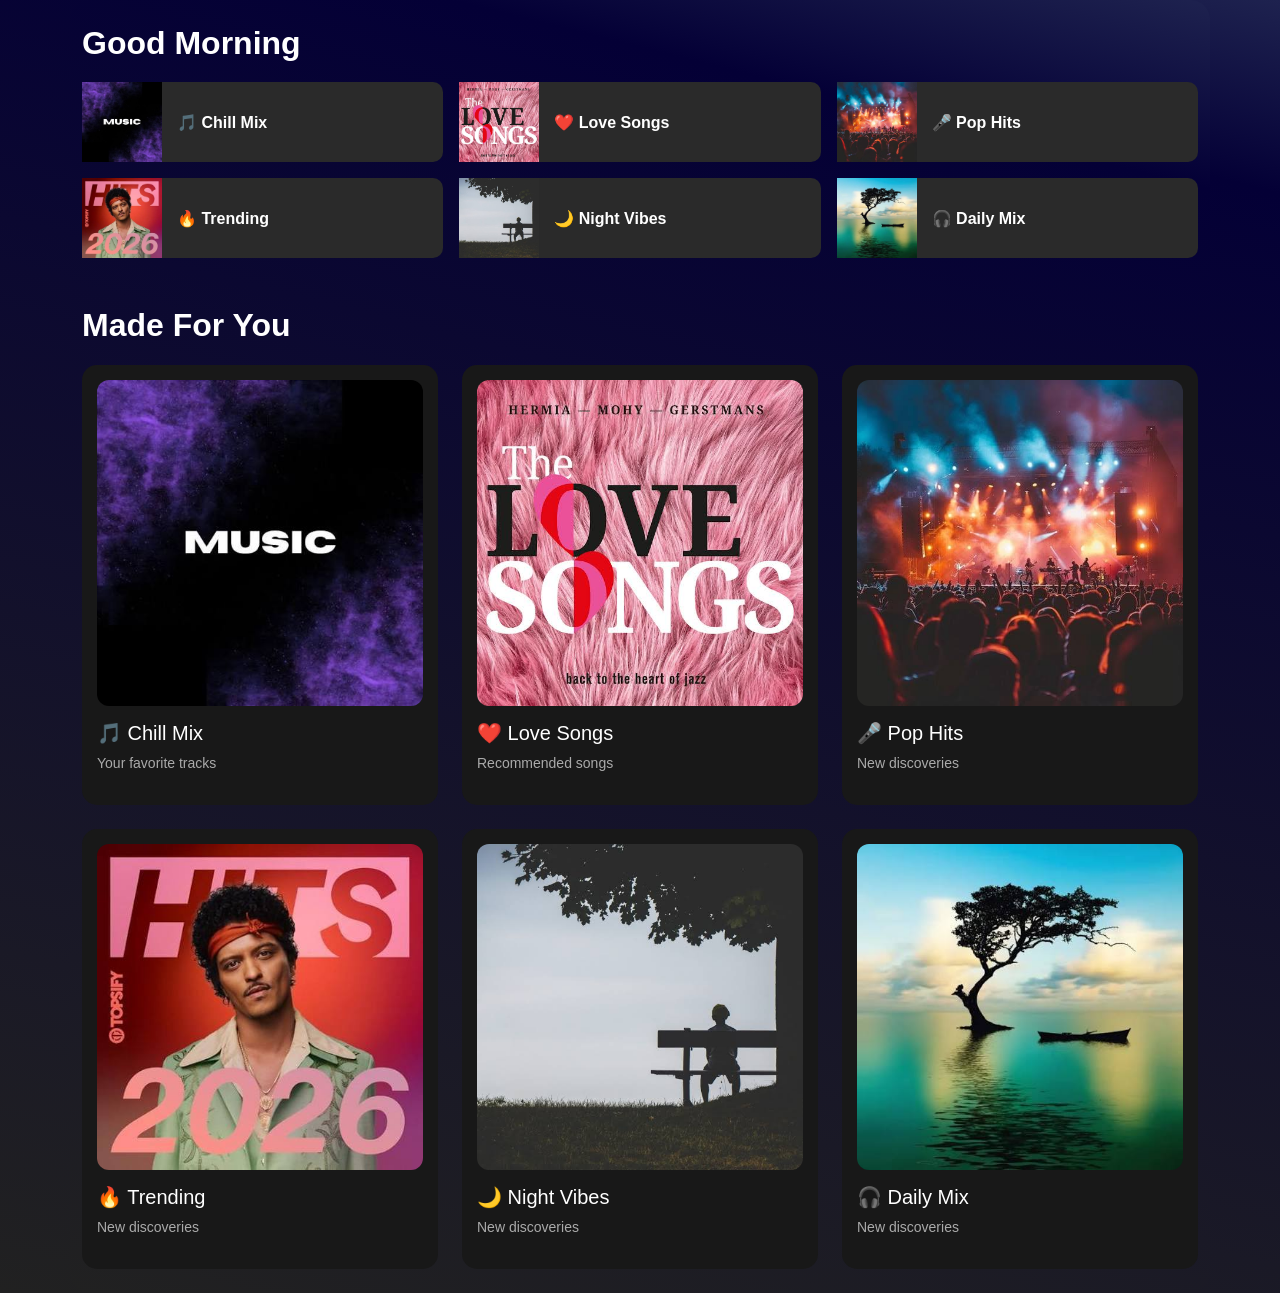
<file: home.html>
<!DOCTYPE html>
<html lang="en">
<head>
    <meta charset="UTF-8">
    <meta name="viewport" content="width=device-width, initial-scale=1.0">
    <title>Good Morning Cards</title>
   <link href="./bootstrap5.3/css/bootstrap.min.css" rel="stylesheet">
    <link rel="stylesheet" href="style.css">
</head>
<body class="homebody">

<div class="container py-4">

    <h2 class="section-title">Good Morning</h2>

    <div class="row g-3">

        <div class="col-md-4">
            <div class="playlist-card">
                <img src="./assets/chill.jpeg">
                <h6>🎵 Chill Mix</h6>
                <button class="play-btn">▶</button>
            </div>
        </div>

        <div class="col-md-4">
            <div class="playlist-card">
                <img src="./assets/love.jpeg">
                <h6>❤️ Love Songs</h6>
                <button class="play-btn">▶</button>
            </div>
        </div>

        <div class="col-md-4">
            <div class="playlist-card">
                <img src="./assets/pop.jpeg">
                <h6>🎤 Pop Hits</h6>
                <button class="play-btn">▶</button>
            </div>
        </div>

        <div class="col-md-4">
            <div class="playlist-card">
                <img src="./assets/trend.jpeg">
                <h6>🔥 Trending</h6>
                <button class="play-btn">▶</button>
            </div>
        </div>

        <div class="col-md-4">
            <div class="playlist-card">
                <img src="./assets/night.jpeg">
                <h6>🌙 Night Vibes</h6>
                <button class="play-btn">▶</button>
            </div>
        </div>

        <div class="col-md-4">
            <div class="playlist-card">
                <img src="./assets/daily.jpeg">
                <h6>🎧 Daily Mix</h6>
                <button class="play-btn">▶</button>
            </div>
        </div>

    </div>

    <h2 class="section-title mt-5">Made For You</h2>

    <div class="row g-4">

        <div class="col-md-4">
            <div class="album-card">
                <img src="./assets/chill.jpeg">
                <h5>🎵 Chill Mix</h5>
                <p>Your favorite tracks</p>
                <button class="play-btn-circle">▶</button>
            </div>
        </div>

        <div class="col-md-4">
            <div class="album-card">
                <img src="./assets/love.jpeg">
                <h5>❤️ Love Songs</h5>
                <p>Recommended songs</p>
                <button class="play-btn-circle">▶</button>
            </div>
        </div>

        <div class="col-md-4">
            <div class="album-card">
                <img src="./assets/pop.jpeg">
                <h5>🎤 Pop Hits</h5>
                <p>New discoveries</p>
                <button class="play-btn-circle">▶</button>
            </div>
        </div>



    <div class="col-md-4">
            <div class="album-card">
                <img src="./assets/trend.jpeg">
                <h5>🔥 Trending</h5>
                <p>New discoveries</p>
                <button class="play-btn-circle">▶</button>
            </div>
        </div>


    <div class="col-md-4">
            <div class="album-card">
                <img src="./assets/night.jpeg">
                <h5>🌙 Night Vibes</h5>
                <p>New discoveries</p>
                <button class="play-btn-circle">▶</button>
            </div>
        </div>


    <div class="col-md-4">
            <div class="album-card">
                <img src="./assets/daily.jpeg">
                <h5>🎧 Daily Mix</h5>
                <p>New discoveries</p>
                <button class="play-btn-circle">▶</button>
            </div>
        </div>

</div>    

</div>
</body>
</html>
</file>
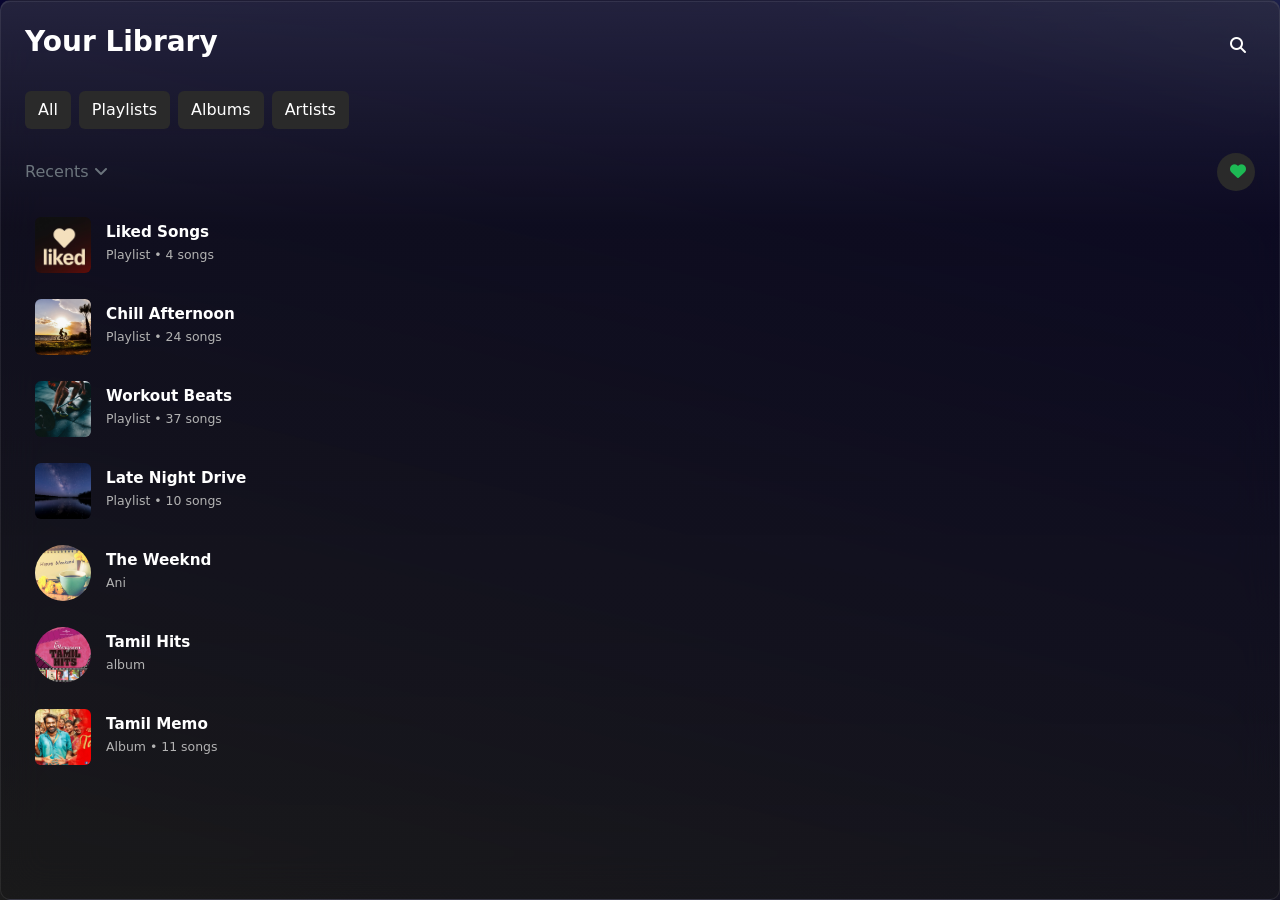
<file: library.html>
<!DOCTYPE html>

<html>
    <head>
        <meta charset="utf-8">
        <meta http-equiv="X-UA-Compatible" content="IE=edge">
        <title></title>
        <meta name="description" content="">
        <meta name="viewport" content="width=device-width, initial-scale=1">
        <link rel="stylesheet" href="./style.css">
        <link rel="stylesheet" href="./bootstrap5.3/css/bootstrap.min.css">
        <link rel="stylesheet" href="https://cdnjs.cloudflare.com/ajax/libs/font-awesome/6.7.2/css/all.min.css">

    </head>
    <body>
      
        <section id="library">
            <div class="container-fluid">
            <div class="row">
                    
                  <main class="col-12 library-page p-4">

                    <!--  your library Heading -->

            <div class="d-flex justify-content-between align-items-center">

                <h3 class="fw-bold text-white">Your Library</h3>
                   <button class="btn search-btn rounded-circle"><i class="fa-solid fa-magnifying-glass"></i></button>
            </div>  

             <!-- Filter Buttons -->

            <div class="mt-4 d-flex gap-2 flex-wrap">

                 <button class="btn filter-btn active-filter">
                    All
                </button>

                <button class="btn filter-btn">
                    Playlists
                </button>

                <button class="btn filter-btn">
                    Albums
                </button>

                <button class="btn filter-btn">
                    Artists
                </button>

            </div>

            <!-- Recents -->

            <div class="d-flex justify-content-between align-items-center mt-4">

                <span class="text-secondary">
                    Recents
                    <i class="fa-solid fa-angle-down"></i>
                </span>

                <!-- Liked Icon -->

                <button class="btn liked-btn rounded-circle">

                    <i class="fa-solid fa-heart"></i>

                </button>

            </div>
         <!-- Playlist List -->

            <div class="playlist-list mt-3">
  <a href="#" class="playlist-item text-decoration-none">

                    <img src="./assets/audio/images/liked.jpg"
                    class="playlist-img">

                    <div>
                          <h6>Liked Songs</h6>
                             <small>Playlist • 4 songs</small>

                    </div>
                     </a>

<!-- artist1 -->
    
<a href="#" class="playlist-item text-decoration-none">
     <img src="./assets/audio/images/afternoon.jpeg" class="playlist-img">
<div>
     <h6>Chill Afternoon</h6>
     <small>Playlist • 24 songs </small>

</div>
</a>

<!-- artist 2 -->
 
   <a href="#" class="playlist-item text-decoration-none">

                    <img src="./assets/audio/images/workout.avif"
                    class="playlist-img">

                    <div>

                        <h6>Workout Beats</h6>

                        <small>
                            Playlist • 37 songs
                        </small>

                    </div>
     </a>

   <!-- artist3   -->
             
           <a href="#" class="playlist-item text-decoration-none">

                    <img src="./assets/audio/images/night.jpg"
                    class="playlist-img">

                    <div>

                        <h6>Late Night Drive</h6>

                        <small>Playlist • 10 songs </small>

                    </div>
            </a>

<!-- artist4 -->
               
              <a href="#" class="playlist-item text-decoration-none">

                    <img src="./assets/audio/images/weekend.jpg"
                    class="playlist-img rounded-circle">

                    <div>

                        <h6>The Weeknd</h6>

                        <small>Ani</small>
                    </div>

                </a>

             <!-- Tamil hits    -->

            <a href="#" class="playlist-item text-decoration-none">

                    <img src="./assets/audio/images/thits.jpeg"
                    class="playlist-img rounded-circle">

                    <div>

                        <h6>Tamil Hits</h6>

                        <small>album</small>

                    </div>

                </a>
                
<!-- tamil memo -->
                <a href="#" class="playlist-item text-decoration-none">

                    <img src="./assets/audio/images/tamil meom.webp"
                    class="playlist-img">

                    <div>

                        <h6>Tamil Memo</h6>

                        <small>
                            Album • 11 songs
                        </small>

                    </div>

                </a>


                  </main>


            </div>
            </div>












        </section>
        
      
     
        <script src="./bootstrap5.3/js/bootstrap.bundle.min.js" async defer></script>
    </body>
</html>
</file>
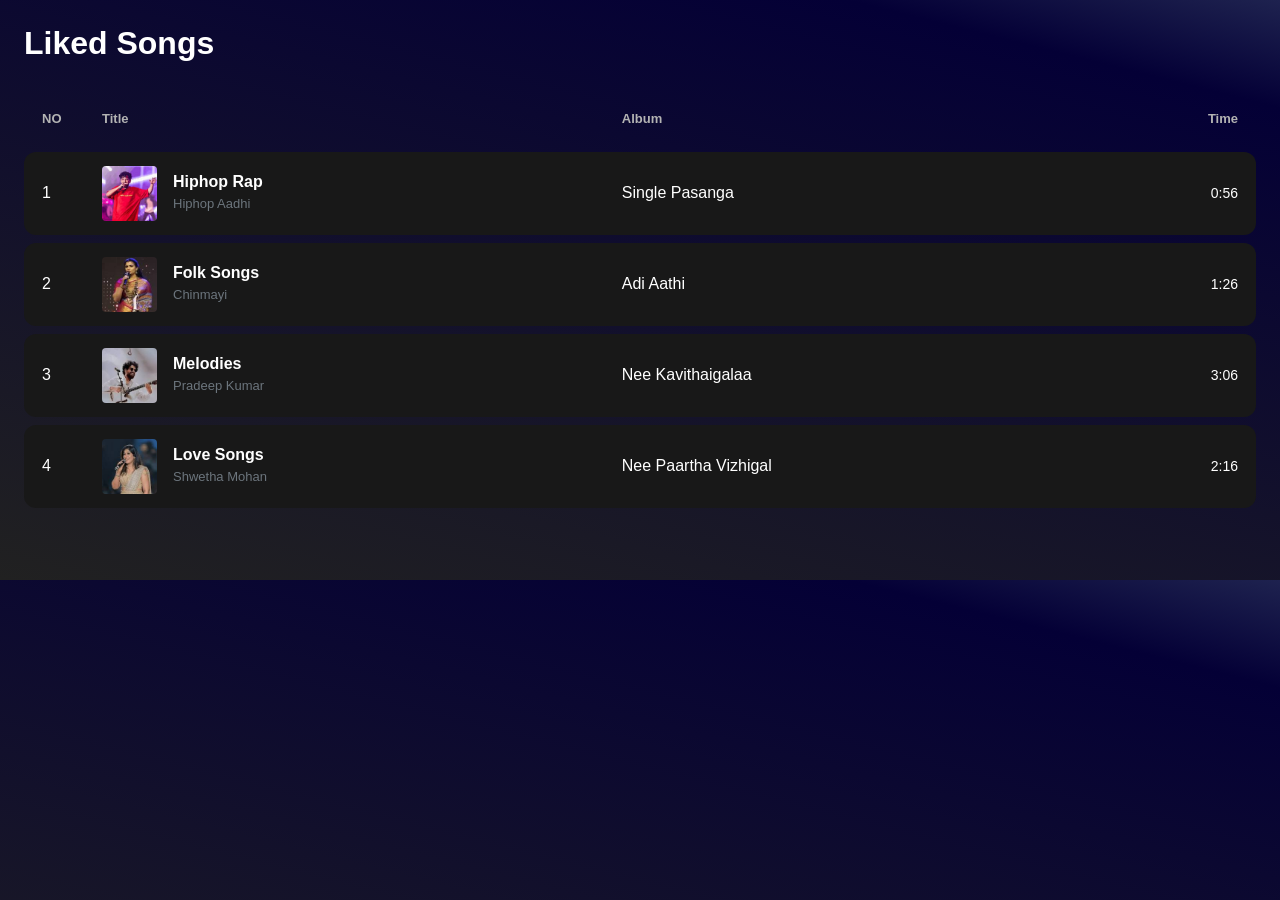
<file: likedsong.html>
<!DOCTYPE html>
<html lang="en">
<head>
    <meta charset="UTF-8">
    <meta name="viewport" content="width=device-width, initial-scale=1.0">
    <title>Liked Song Section</title>
    <link rel="stylesheet" href="./bootstrap5.3/css/bootstrap.min.css">
    <link rel="stylesheet" href="./style.css">
</head>
<body>

<div id="Liked" class="py-4 px-4">

    <h2 class="text-white fw-bold mb-4">Liked Songs</h2>

    <div class="table-responsive">

        <table class="song-table">

            <thead>
                <tr class="text-secondary">
                    <th style="width:60px;">NO</th>
                    <th>Title</th>
                    <th>Album</th> 
                      <th class="text-end">Time
                        <i class="bi bi-clock"></i>
                    </th>
                </tr>
            </thead>

            <tbody>

                <tr>
                    <td>1</td>

                    <td>
                        <div class="d-flex align-items-center">

                            <img src="./assets/likes song1.jpg"
                                class="song-img me-3">

                            <div>
                                <h6 class="mb-0 text-white">
                                    Hiphop Rap
                                </h6>

                                <small class="text-secondary">
                                    Hiphop Aadhi
                                </small>
                            </div>

                        </div>
                    </td>

                    <td>Single Pasanga</td>

                    <td class="text-end">
                        0:56
                    </td>

                </tr>

                <tr>

                    <td>2</td>

                    <td>

                        <div class="d-flex align-items-center">

                            <img src="./assets/likes song2.jpg"
                                class="song-img me-3">

                            <div>

                                <h6 class="mb-0 text-white">
                                    Folk Songs
                                </h6>

                                <small class="text-secondary">
                                    Chinmayi
                                </small>

                            </div>

                        </div>

                    </td>

                    <td>Adi Aathi</td>

                    <td class="text-end">
                        1:26
                    </td>

                </tr>

                <tr>

                    <td>3</td>

                    <td>

                        <div class="d-flex align-items-center">

                            <img src="./assets/download.jpg"
                                class="song-img me-3">

                            <div>

                                <h6 class="mb-0 text-white">
                                    Melodies
                                </h6>

                                <small class="text-secondary">
                                    Pradeep Kumar
                                </small>

                            </div>

                        </div>

                    </td>

                    <td>Nee Kavithaigalaa</td>

                    <td class="text-end">
                        3:06
                    </td>

                </tr>

                <tr>

                    <td>4</td>

                    <td>

                        <div class="d-flex align-items-center">

                            <img src="./assets/likes song 3.jpg"
                                class="song-img me-3">

                            <div>

                                <h6 class="mb-0 text-white">
                                    Love Songs
                                </h6>

                                <small class="text-secondary">
                                    Shwetha Mohan
                                </small>

                            </div>

                        </div>

                    </td>

                    <td>Nee Paartha Vizhigal</td>

                    <td class="text-end">
                        2:16
                    </td>

                </tr>

            </tbody>

        </table>

    </div>

</div>

</body>
</html>
</file>
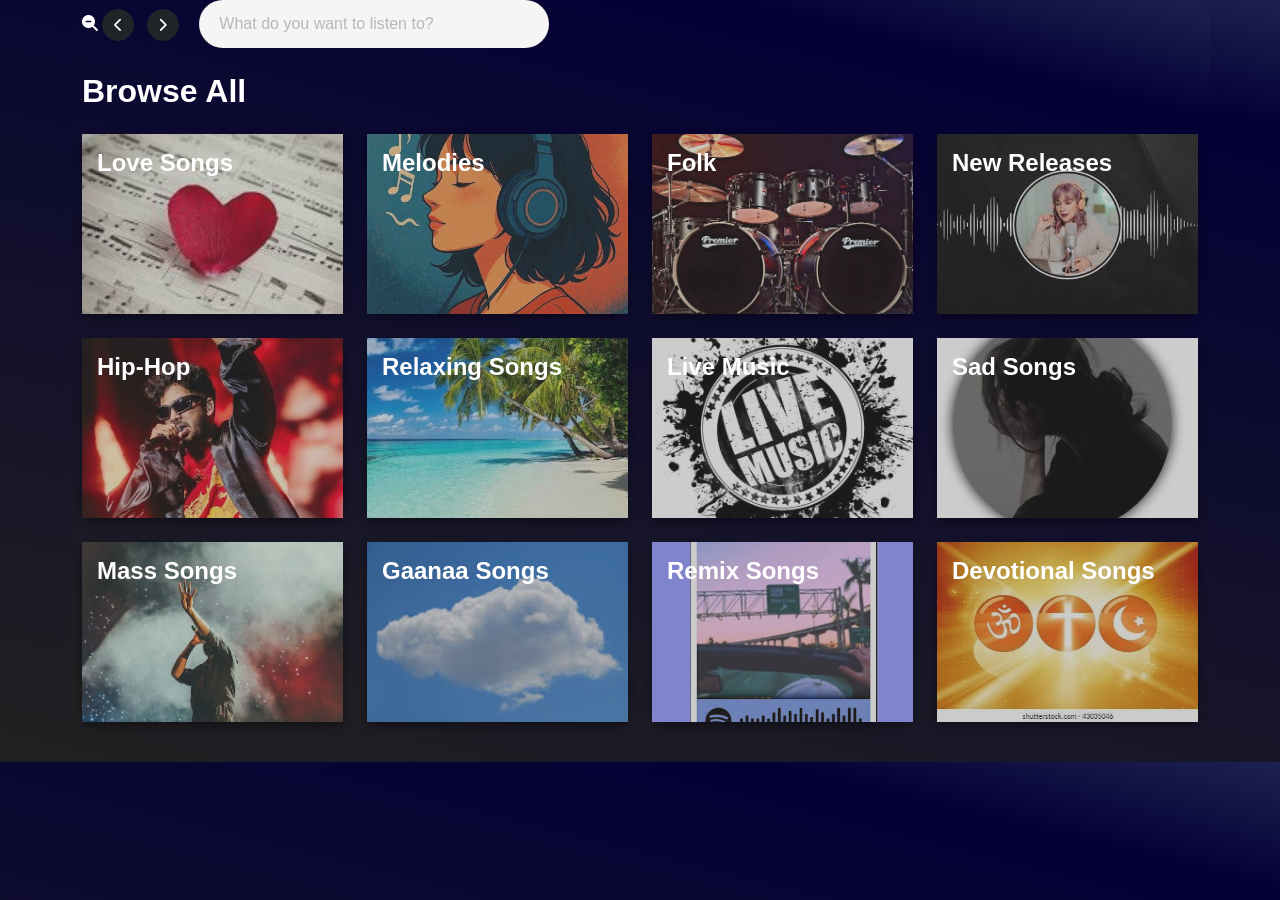
<file: search.html>
<!DOCTYPE html>
<html lang="en">
<head>
    <meta charset="UTF-8">
    <meta name="viewport" content="width=device-width, initial-scale=1.0">
    <title>Search Section</title>
    <link rel="stylesheet" href="./bootstrap5.3/css/bootstrap.min.css">
    <link rel="stylesheet" href="style.css">
    <link rel="stylesheet" href="https://cdnjs.cloudflare.com/ajax/libs/font-awesome/6.5.1/css/all.min.css">
</head>

<body>

<div id="Search" class="container text-white ">
    <i class="fa-solid fa-magnifying-glass-minus"></i>
    <button class="btn btn-dark rounded-circle me-2" style="width: 32px; height: 32px; padding: 0; display: inline-flex; align-items: center; justify-content: center;">
    <i class="fas fa-chevron-left" style="font-size: 14px;"></i>
</button>
<button class="btn btn-dark rounded-circle me-3" style="width: 32px; height: 32px; padding: 0; display: inline-flex; align-items: center; justify-content: center;">
    <i class="fas fa-chevron-right" style="font-size: 14px;"></i>
</button>
    <input type="text"
           class="search-box mb-4"
           placeholder="What do you want to listen to?">

    <h2 class="fw-bold text-white mb-4">Browse All</h2>

    <div class="row g-4">

        <div class="col-md-3">
            <div class="music-card">
                <img src="./assets/love songs img1.jpg">
                <div class="overlay"></div>
                <h4>Love Songs</h4>
            </div>
        </div>

        <div class="col-md-3">
            <div class="music-card">
                <img src="./assets/last img.jpg">
                <div class="overlay"></div>
                <h4>Melodies</h4>
            </div>
        </div>

        <div class="col-md-3">
            <div class="music-card">
                <img src="./assets/drums2.jpg">
                <div class="overlay"></div>
                <h4>Folk</h4>
            </div>
        </div>

        <div class="col-md-3">
            <div class="music-card">
                <img src="./assets/new.jpg">
                <div class="overlay"></div>
                <h4>New Releases</h4>
            </div>
        </div>

        <div class="col-md-3">
            <div class="music-card">
                <img src="./assets/aadhi.jpg">
                <div class="overlay"></div>
                <h4>Hip-Hop</h4>
            </div>
        </div>

        <div class="col-md-3">
            <div class="music-card">
                <img src="./assets/beach.jpg">
                <div class="overlay"></div>
                <h4>Relaxing Songs</h4>
            </div>
        </div>

        <div class="col-md-3">
            <div class="music-card">
                <img src="./assets/live events img.jpg">
                <div class="overlay"></div>
                <h4>Live Music</h4>
            </div>
        </div>

        <div class="col-md-3">
            <div class="music-card">
                <img src="./assets/sad2.jpg">
                <div class="overlay"></div>
                <h4>Sad Songs</h4>
            </div>
        </div>

        <div class="col-md-3">
            <div class="music-card">
                <img src="./assets/live.jpg">
                <div class="overlay"></div>
                <h4>Mass Songs</h4>
            </div>
        </div>

        <div class="col-md-3">
            <div class="music-card">
                <img src="./assets/cloud.jpg">
                <div class="overlay"></div>
                <h4>Gaanaa Songs</h4>
            </div>
        </div>

        <div class="col-md-3">
            <div class="music-card">
                <img src="./assets/final img.jpg">
                <div class="overlay"></div>
                <h4>Remix Songs</h4>
            </div>
        </div>

        <div class="col-md-3">
            <div class="music-card">
                <img src="./assets/devo2.jpg">
                <div class="overlay"></div>
                <h4>Devotional Songs</h4>
            </div>
        </div>

    </div>

</div>

</body>
</html>
</file>
<file: style.css>
* {
    margin: 0;
    padding: 0;
    box-sizing: border-box;
}
@import url('https://fonts.googleapis.com/css2?family=Montserrat:wght@400;500;600&display=swap');

html {
    scroll-behavior: auto;
}


body{
    background:#121212;
   
    background: linear-gradient(194deg,rgba(30, 34, 79, 1) 0%, rgba(4, 0, 54, 1) 12%, rgba(33, 33, 33, 1) 100%, rgba(0, 0, 0, 1) 100%);
    font-family:'Montserrat', sans-serif;
    overflow:hidden;
}
/* sdiebar */
.sidebar{
    width: 230px;
    background: #000;
    height: 100vh;
    position: fixed;
}
.nav-link{
    color:#a8a8a8;
}
.nav-link:hover{
    color:#fff;
}


.maincontent{
     
    height:100vh;
    overflow: hidden;
    color:#fff;
    margin-left: 230px;
}
.top-bar{
    position: sticky;
    top: 0;
    border-radius: 20px;
    z-index: 10000 ;
    background: rgba(20,20,20,.6);
    backdrop-filter: blur(20px);
    -webkit-backdrop-filter: blur(20px);

    border-bottom: 1px solid rgba(255,255,255,.05);
}

.nav-btn{
    width: 35px;
    height: 35px;
    border: none;
    background: rgba(0,0,0,.7);
    color: white;
}

.profile{
    width: 40px;
    height: 40px;
    border: none;
    background: #282828;
    color: white;
    font-weight: bold;
}

.upgrade{
    color: #b3b3b3;
    text-decoration: none;
    font-weight: 600;
}

.upgrade:hover{
    color: white;
}

/* ur style css starts here */
.content-area{

    /* height:calc(100vh - 90px);    */

    /* overflow: auto; */

    height: calc(100vh - 90px);
    overflow-y: auto;      /* ONE scroll bar here only */
    overflow-x: hidden;
    padding: 20px;

    /* background:#121212; */
}

.content-area::-webkit-scrollbar { width: 4px; }
.content-area::-webkit-scrollbar-thumb { background: #535353; border-radius: 20px; }
.content-area::-webkit-scrollbar-track { background: transparent; }
#Home, #search,
#library, #Liked{

    width:100%;

    border-radius:12px;

    overflow:hidden;

}
#Home,
#Search,
#library,
#Liked{
    min-height:100vh;
    margin-bottom:35px;
     width: 100%;
    min-height: auto;      /* remove the 100vh */
    overflow: visible;     /* no section scroll */
    margin-bottom: 40px;
}
/* #Home iframe, #Search iframe,
#library iframe, #Liked iframe {

    width:100%;

    height:100vh;

    border:none;

    display:block; */

/* } */
/* home style */

.homebody{
    /* background:#121212; */
    color:#fff;
    font-family:sans-serif;
    overflow: auto;
}

.section-title{
    font-weight:700;
    margin-bottom:20px;
}

.playlist-card{
    position:relative;
    display:flex;
    align-items:center;
    gap:15px;

    background:#2a2a2a;
    border-radius:10px;
    

    height:80px;
    transition:.3s;
}

.playlist-card:hover{
    background:#3a3a3a;
}

.playlist-card img{
    width:80px;
    height:80px;
    object-fit:cover;
}

.playlist-card h6{
    margin:0;
    font-weight:600;
}

.play-btn{
    position:absolute;
    right:15px;

    width:45px;
    height:45px;

    border:none;
    border-radius:50%;

    background:#1DB954;
    color:#000;
    font-size:18px;

    opacity:0;
    transition:.3s;
}

.playlist-card:hover .play-btn{
    opacity:1;
}

.album-card{
    position:relative;
    background:#181818;
    padding:15px;
    border-radius:15px;
    transition:.3s;
}

.album-card:hover{
    background:#282828;
}

.album-card img{
    width:100%;
    border-radius:12px;
}

.album-card h5{
    margin-top:15px;
}

.album-card p{
    color:#aaa;
    font-size:14px;
}

.play-btn-circle{
    position:absolute;
    bottom:95px;
    right:20px;

    width:55px;
    height:55px;

    border:none;
    border-radius:50%;

    background:#1DB954;
    color:#000;

    font-size:22px;
    box-shadow:0 8px 20px rgba(0,0,0,.4);

    opacity:0;
    transform:translateY(10px);

    transition:.3s;
}

.album-card:hover .play-btn-circle{
    opacity:1;
    transform:translateY(0);
}



/* search style */
.container{ 
    border-radius: 20px;
   
 background: linear-gradient(194deg,rgba(30, 34, 79, 1) 0%, rgba(4, 0, 54, 1) 12%, rgba(33, 33, 33, 1) 100%, rgba(0, 0, 0, 1) 100%);
    font-family:'Montserrat', sans-serif;
    overflow:hidden;

}
   .search-box{
    width:350px;
    border:none;
    border-radius:30px;
    background:#f6f4f4;
    color:rgb(249, 246, 246);
    padding:12px 20px;
}

.search-box::placeholder{
    color:#bab7b7;
}

.music-card{
    height:180px;
    position:relative;
    border-radius:10px !important;
    cursor:pointer;
    box-shadow:0 4px 10px rgba(0,0,0,0.4);
    transition:all 0.3s ease;
}

.music-card:hover{
    transform:scale(1.05);

    box-shadow:0 8px 20px rgba(0,0,0,0.6);
}
.music-card img{
    width:100%;
    height:100%;
    object-fit:cover;
}

.music-card h4{
    position:absolute;
    top:15px;
    left:15px;
    font-weight:bold;
    z-index:2;
    color:white;
}

.overlay{
    position:absolute;
    width:100%;
    height:100%;
    background:rgba(89, 88, 88, 0.3);
    top:0;
    left:0;
}






/* library style */
#library{
    /* height:calc(100vh - 160px); */
    
     width: 100%;
    margin: 0 auto;
}
.library-page{
    border-radius:10px;;
    height: auto;
    overflow-y:visible;
    /* background:linear-gradient(to bottom,#1d1d2f,#121212 25%); */


     /* Glass Effect */
    background:linear-gradient(
        to bottom,
        rgba(45,45,65,.75),
        rgba(18,18,18,.55) 25%,
        rgba(18,18,18,.45) 100%
    );

    backdrop-filter:blur(20px);
    -webkit-backdrop-filter:blur(20px);

    border:1px solid rgba(255,255,255,.08);

    box-shadow:
        0 8px 30px rgba(0,0,0,.35),
        inset 0 1px 0 rgba(255,255,255,.08);
}



/* Search Button */

.search-btn{
    width:38px;
    height:38px;
    background:transparent;
    color:#ffffff !important;
    border:none;
}

.search-btn:hover{
    background:#282828 !important;
    color:#ffffff !important;
}

/* Filter Buttons */

.filter-btn{
    background:#2a2a2a !important;
    
    color:#ffffff !important;
    border:none;
    border-radius:25px;
    padding:6px 18px;
    font-size:.85rem;
    font-weight:600;
}

.filter-btn:hover{
    background:#3a3a3a !important;
}

.active-filter  { 
    background:#fff ;
    color:#000 ;
}

/* Liked Button */

.liked-btn{
    width:38px;
    height:38px;
    border:none;
    background:#2a2a2a !important;
    color:#1DB954 !important;
}

.liked-btn:hover{
    background:#3a3a3a;
}

/* Playlist List */

.playlist-list{
    display:flex;
    flex-direction:column;
    gap:6px;
    margin-bottom:100px;
}

/* Playlist Item */

.playlist-item{
    display:flex;
    align-items:center;
    gap:15px;

    padding:10px;
    border-radius:8px;

    color:#fff;

    transition:.25s;
}

.playlist-item:hover{
    background:#242424;
}

/* Image */

.playlist-img{
    width:56px;
    height:56px;
    object-fit:cover;
    border-radius:6px;
    flex-shrink:0;
}

/* Text */

.playlist-item h6{
    margin:0;
    font-size:.95rem;
    font-weight:600;
}

.playlist-item small{
    color:#b3b3b3;
    font-size:.78rem;
}

/* Artist Image */

.rounded-circle{
    object-fit:cover;
}







/* plalist style */







/* likedsong style */


#Liked{
    padding:40px 30px;
}

.song-table{
    width:100%;
    border-collapse:separate;
    border-spacing:0 8px;
    background:transparent;
}

.song-table thead th{
    background:transparent !important;
    color:#b3b3b3 !important;
    border:none !important;
    font-size:13px;
    font-weight:600;
    padding:15px 18px;
}

.song-table tbody tr{
    transition:.25s ease;
    cursor:pointer;
}

.song-table tbody td{
    background:#181818 !important;
    border:none !important;
    color:#fff !important;
    padding:14px 18px;
    vertical-align:middle;
    transition:.25s ease;
}

/* Rounded row */

.song-table tbody td:first-child{
    border-radius:12px 0 0 12px;
}

.song-table tbody td:last-child{
    border-radius:0 12px 12px 0;
}

/* Hover */

.song-table tbody tr:hover td{
    background:#2a2a2a !important;
}

/* Song image */

.song-img{
    width:56px;
    height:56px;
    object-fit:cover;
    border-radius:6px;
    transition:.3s;
}

/* Image zoom */

.song-table tbody tr:hover .song-img{
    transform:scale(1.08);
}

/* Song title */

.song-table h6{
    color:#fff;
    font-size:16px;
    font-weight:600;
    margin-bottom:4px;
    transition:.3s;
}

/* Artist */

.song-table small{
    color:#b3b3b3;
    font-size:13px;
}

/* Green title on hover */

.song-table tbody tr:hover h6{
    color:#1DB954;
}

/* Album */

.song-table td:nth-child(3){
    color:#b3b3b3;
}

/* Time */

.song-table td:last-child{
    color:#b3b3b3;
    font-size:14px;
}

/* Smooth shadow */

.song-table tbody tr:hover td{
    box-shadow:0 0 15px rgba(0,0,0,.25);
}

/* ur css ends here */



/* **************************************************************************** */

/* footer */
.player{
    background:#181818;
    height:90px;
    border-top:1px solid #282828;
}

.song-img{
    width:55px;
    height:55px;
    object-fit:cover;
    border-radius:4px;
}

.progress-slider{
    width:60%;
}

.volume-slider{
    width:90px;
}

.player i{
    color:#b3b3b3;
    cursor:pointer;
}

.player i:hover{
    color:#fff;
}

.player h6{
    font-size:14px;
}

.player small{
    font-size:12px;
}


















/* resopn Claude AI */

/* ================================================
   MOBILE-FIRST RESPONSIVE CSS
   Paste this at the bottom of your style.css
   ================================================ */

/* ── Base mobile overrides (max-width: 768px) ── */
@media (max-width: 768px) {

  /* Body: allow scrolling on mobile */
  body {
    overflow: hidden;
  }

  /* ── Sidebar: hidden off-screen by default ── */
  .sidebar {
    width: 100%;
    height: auto;
    position: fixed;
    bottom: 0;
    top: auto;
    left: 0;
    z-index: 9999;
    display: flex;
    flex-direction: row;
    justify-content: space-around;
    align-items: center;
    padding: 8px 0;
    border-top: 1px solid #282828;
  }

  /* Sidebar nav links: stack icon + label vertically */
  .sidebar .nav-link {
    display: flex;
    flex-direction: column;
    align-items: center;
    font-size: 10px;
    gap: 4px;
  }

  .sidebar .nav-link i,
  .sidebar .nav-link svg {
    font-size: 22px;
  }

  /* ── Main content: full width, no left margin ── */
  .maincontent {
    margin-left: 0;
    height: 100vh;
    padding-bottom: 150px; /* space for bottom nav + player */
  }

  /* ── Top bar ── */
  .top-bar {
    border-radius: 0;
    padding: 8px 12px;
  }

  .nav-btn {
    width: 30px;
    height: 30px;
  }

  .profile {
    width: 32px;
    height: 32px;
    font-size: 13px;
  }

  /* ── Content area ── */
  .content-area {
    height: calc(100vh - 70px);
    padding: 12px;
  }

  /* ── Home section ── */
  .section-title {
    font-size: 18px;
    margin-bottom: 14px;
  }

  /* Playlist cards: full width, smaller on mobile */
  .playlist-card {
    height: 64px;
    gap: 10px;
  }

  .playlist-card img {
    width: 64px;
    height: 64px;
  }

  .playlist-card h6 {
    font-size: 13px;
  }

  /* Always show play button on mobile (no hover) */
  .play-btn {
    opacity: 1;
    right: 10px;
    width: 38px;
    height: 38px;
    font-size: 15px;
  }

  /* Album cards: 2-column grid */
  .album-grid {
    display: grid;
    grid-template-columns: repeat(2, 1fr);
    gap: 12px;
  }

  .album-card {
    padding: 10px;
    border-radius: 10px;
  }

  .album-card h5 {
    font-size: 13px;
    margin-top: 10px;
  }

  .album-card p {
    font-size: 12px;
  }

  /* Always show circle play button on mobile */
  .play-btn-circle {
    opacity: 1;
    transform: translateY(0);
    width: 42px;
    height: 42px;
    font-size: 17px;
    bottom: 70px;
    right: 12px;
  }

  /* ── Search ── */
  .search-box {
    width: 100%;
    font-size: 14px;
    padding: 10px 16px;
  }

  /* Music genre cards: 2 columns */
  .music-card {
    height: 120px;
  }

  .music-card h4 {
    font-size: 14px;
  }

  /* ── Library ── */
  #library {
    height: auto;
  }

  .library-page {
    border-radius: 0;
    height: auto;
    min-height: 100vh;
  }

  .filter-btn {
    font-size: 0.78rem;
    padding: 5px 12px;
  }

  .playlist-img {
    width: 46px;
    height: 46px;
  }

  .playlist-item h6 {
    font-size: 0.88rem;
  }

  .playlist-item small {
    font-size: 0.72rem;
  }

  /* ── Liked Songs table: card-style on mobile ── */
  .song-table thead {
    display: none; /* hide table headers */
  }

  .song-table,
  .song-table tbody,
  .song-table tr,
  .song-table td {
    display: block;
    width: 100%;
  }

  .song-table tbody tr {
    display: flex;
    align-items: center;
    gap: 12px;
    padding: 10px;
    border-bottom: 1px solid #2a2a2a;
  }

  .song-table td {
    padding: 0;
    border: none;
  }

  .song-img {
    width: 44px;
    height: 44px;
    flex-shrink: 0;
  }

  /* Hide duration column on small screens */
  .song-table td:last-child {
    display: none;
  }

  /* ── Player / Footer ── */
  .player {
    position: fixed;
    bottom: 56px; /* sit above bottom nav */
    left: 0;
    width: 100%;
    height: auto;
    padding: 8px 12px;
    z-index: 9998;
    flex-wrap: nowrap;
    gap: 8px;
  }

  .player .song-img {
    width: 42px;
    height: 42px;
  }

  .player h6 {
    font-size: 12px;
  }

  .player small {
    font-size: 11px;
  }

  /* Hide progress & volume sliders on very small screens */
  .progress-slider {
    display: none;
  }

  .volume-slider {
    display: none;
  }

  /* Keep only essential player icons */
  .player .d-flex.align-items-center.gap-3 {
    gap: 14px !important;
  }
}
</file>
